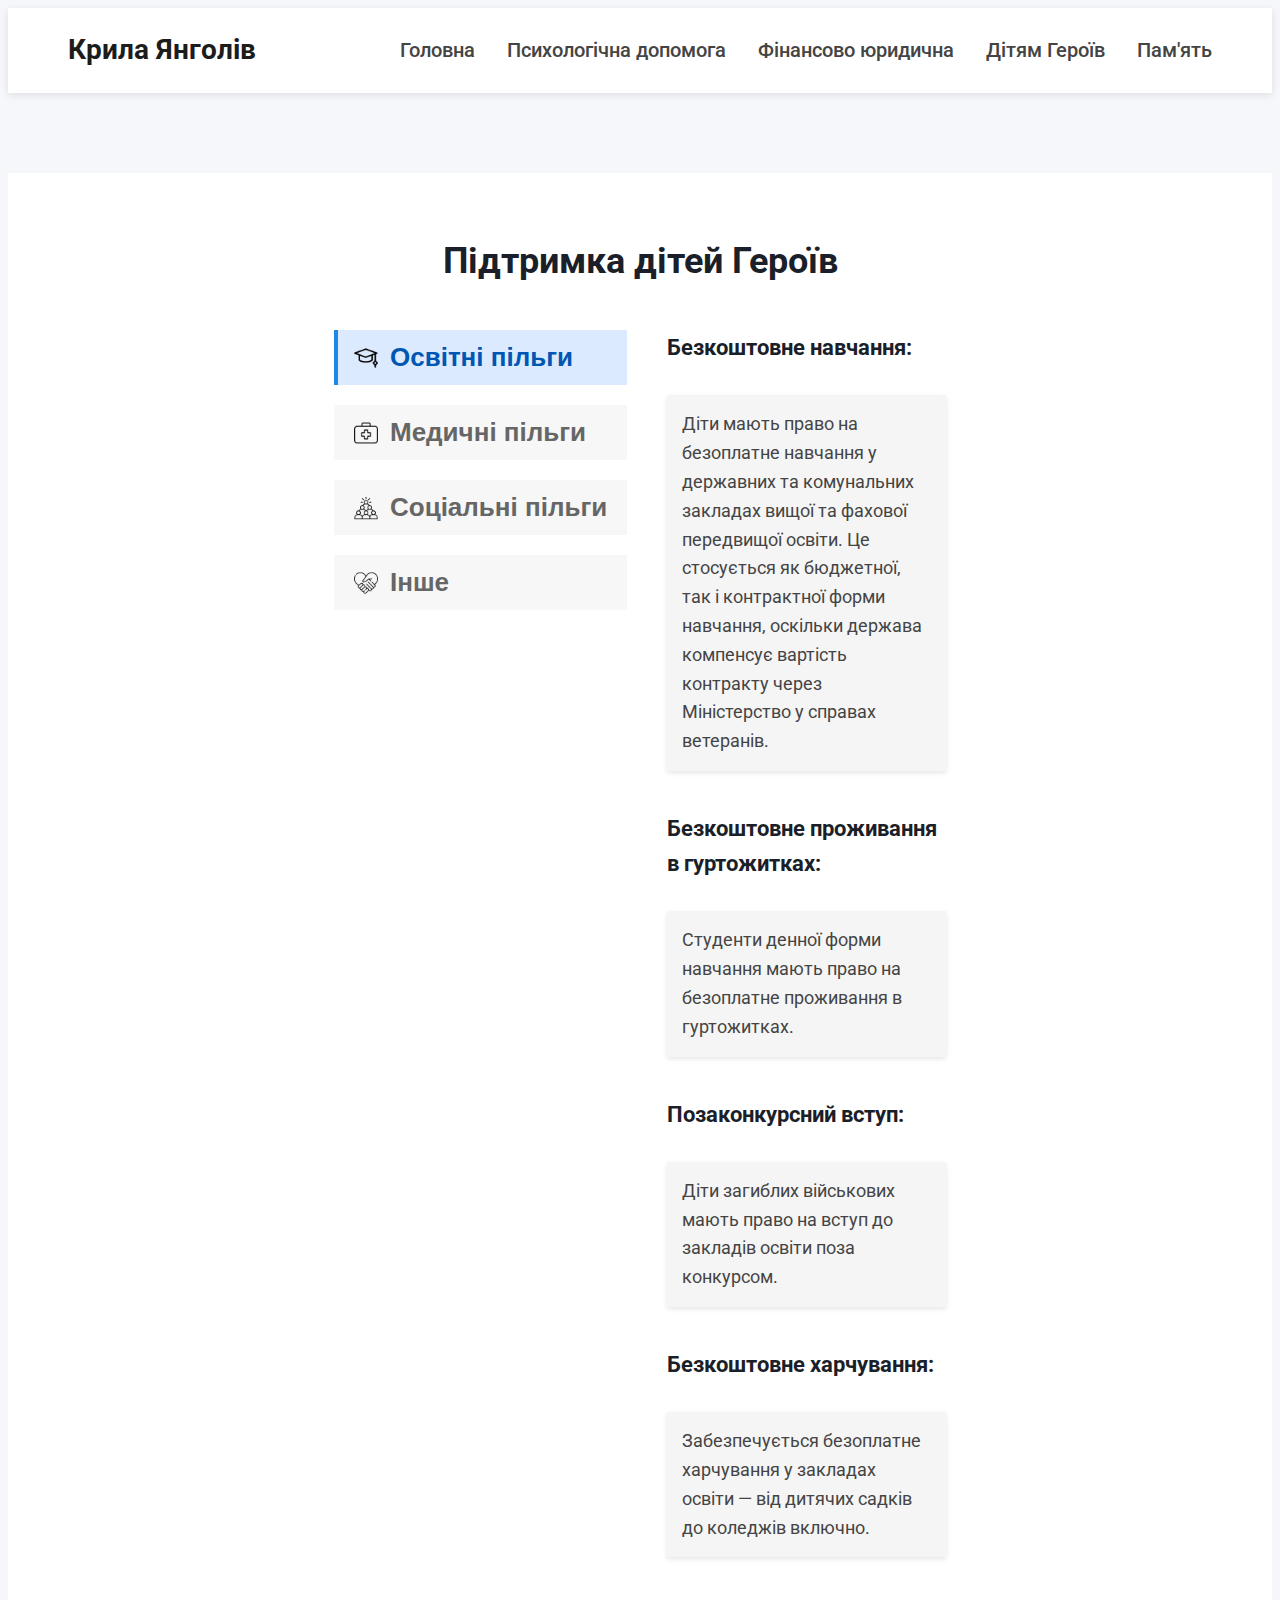
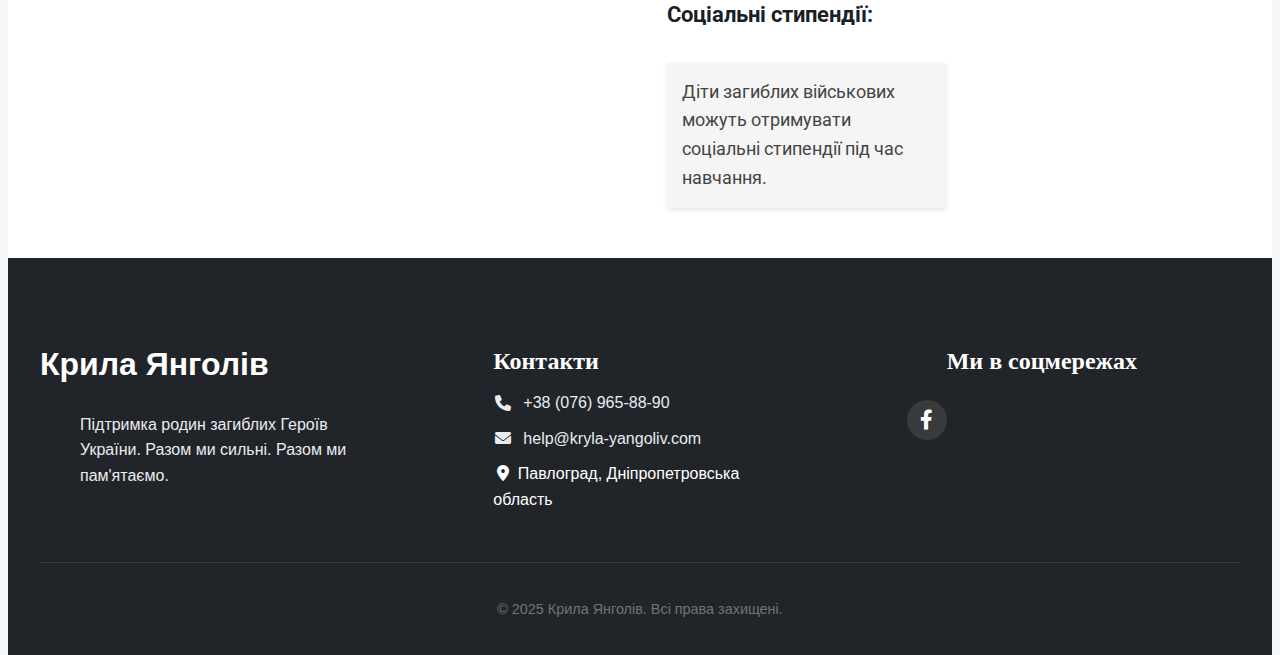
<file: child-support.html>
<!DOCTYPE html>
<html lang="uk">
<head>
    <meta charset="UTF-8">
    <meta name="viewport" content="width=device-width, initial-scale=1.0">
    <title>Підтримка дітей Героїв</title>
    <link href="https://fonts.googleapis.com/css2?family=Roboto:wght@400;500;600;700&display=swap" rel="stylesheet"/>
    <link rel="stylesheet" href="https://cdnjs.cloudflare.com/ajax/libs/font-awesome/6.0.0/css/all.min.css"/>
    <link rel="stylesheet" href="css/styles.css"/>
    <link rel="stylesheet" href="css/children.css"/>
</head>

<body>
    <header class="site-header">
        <div class="logo">Крила Янголів</div>
        <nav class="nav">
          <a href="index.html">Головна</a>
          <a href="psych-help.html">Психологічна допомога</a>
          <a href="helps.html">Фінансово юридична</a>
          <a href="child-support.html">Дітям Героїв</a>
          <a href="memory.html">Пам'ять</a>
        </nav>
      </header>

      <section class="children-support-section">
        <h2>Підтримка дітей Героїв</h2>
        <div class="children-tabs-container">
          
          <!-- Вкладки зліва -->
          <nav class="children-tabs-nav">
            <button class="children-tab-button active" data-tab="child-tab1">Освітні пільги</button>
            <button class="children-tab-button" data-tab="child-tab2">Медичні пільги</button>
            <button class="children-tab-button" data-tab="child-tab3">Соціальні пільги</button>
            <button class="children-tab-button" data-tab="child-tab4">Інше</button>
          </nav>
      
          <!-- Контент справа -->
          <div class="children-tabs-content">
            <!-- Освітні пільги -->
            <div id="child-tab1" class="children-tab-content active">
              <div class="tab-columns">
                <div class="column">
                  <h5>Безкоштовне навчання:</h5>
                  <p>Діти мають право на безоплатне навчання у державних та комунальних закладах вищої та фахової 
                    передвищої освіти. Це стосується як бюджетної, так і контрактної форми навчання, оскільки держава 
                    компенсує вартість контракту через Міністерство у справах ветеранів.</p>
                  <h5>Безкоштовне проживання в гуртожитках:</h5>
                  <p>Студенти денної форми навчання мають право на безоплатне проживання в гуртожитках. </p>
                  <h5>Позаконкурсний вступ:</h5>
                  <p>Діти загиблих військових мають право на вступ до закладів освіти поза конкурсом.</p>
                  <h5>Безкоштовне харчування:</h5>
                  <p>Забезпечується безоплатне харчування у закладах освіти — від дитячих садків до коледжів включно.</p>
                  <h5>Соціальні стипендії:</h5>
                  <p>Діти загиблих військових можуть отримувати соціальні стипендії під час навчання. </p>
                </div>
              </div>
            </div>
      
            <!-- Медичні пільги -->
            <div id="child-tab2" class="children-tab-content">
              <div class="tab-columns">
                <div class="column">
                  <h5>Безкоштовне медичне обслуговування:</h5>
                  <p> Діти мають право на безоплатне отримання ліків за рецептами лікарів. </p>
                  <h5>Оздоровлення та лікування:</h5>
                  <p>Раз на рік — безкоштовне оздоровлення в санаторіях та таборах.</p>
                  <h5>Першочергове обслуговування:</h5>
                  <p>Забезпечується першочергове обслуговування в медичних закладах.</p>
                </div>
              </div>
            </div>
      
            <!-- Соціальні пільги -->
            <div id="child-tab3" class="children-tab-content">
              <div class="tab-columns">
                <div class="column">
                  <h5>Пріоритетне зарахування:</h5>
                  <p>Діти мають пріоритет при зарахуванні до дитячих садків і шкіл за місцем проживання.</p>
                  <h5>Психологічна допомога:</h5>
                  <p>Безкоштовна психологічна допомога для дітей загиблих військових.</p>
                  <h5>Безкоштовний проїзд:</h5>
                  <p>Діти мають право на безоплатний проїзд усіма видами міського пасажирського транспорту, а також на міських і приміських маршрутах.</p>
                </div>
              </div>
            </div>
      
            <!-- Інше -->
            <div id="child-tab4" class="children-tab-content">
              <div class="tab-columns">
                <div class="column">
                  <h5>Програма «Кемп+»</h5>
                  <p>
                    Сімейна програма «Кемп+» від БФ «Голоси дітей».<br>
                    «Кемп+» — це табір для родин загиблих військових. Під час нього відбуваються індивідуальні 
                    та групові заняття з психологами, тілесна терапія, арттерапія, комунікативні тренінги, багато інших 
                    практик і технік зцілення. Сім’ї потрапляють у середовище підтримки: фахівці створюють умови, за яких 
                    можна безпечно проживати емоції, пов’язані з втратами, невизначеністю, страхом за своїх близьких тощо.</p>
                  <h5>Проєкт «Простір РаДіти»</h5>
                  <p>«Простір РаДіти» — це просвітницький і реабілітаційний проєкт, який створила група психотерапевтів, митців, 
                    художників, філософів, музикантів. Простір започатковано як волонтерський проєкт з метою психологічної, фізичної та 
                    емоційної роботи з дітьми, батьки яких творили Революцію гідності та боронять свободу України сьогодні.</p>
                  <h5> Благодійний фонд «Діти Героїв»</h5>
                  <p>БФ «Діти Героїв» допомагає дітям, які втратили одного чи обох батьків унаслідок повномасштабного 
                    вторгнення РФ. Фонд надає фінансову та юридичну підтримку, сприяє освіті та розвитку дітей до їхнього 
                    повноліття. Також надає психологічну допомогу.</p>
                </div>
              </div>
            </div>
      
          </div>
        </div>
      </section>
      


      <footer class="footer">
        <div class="container">
            <div class="footer-content">
                <div class="footer-info">
                    <h1>Крила Янголів</h1>
                    <p>Підтримка родин загиблих Героїв України. Разом ми сильні. Разом ми пам'ятаємо.</p>
                </div>
                <div class="footer-contacts">
                    <h3>Контакти</h3>
                    <ul>
                        <li><a href="tel:+380769658890"><i class="fas fa-phone"></i> +38 (076) 965-88-90</a></li>
                        <li><a href="mailto:help@kryla-yangoliv.com"><i class="fas fa-envelope"></i> help@kryla-yangoliv.com</a></li>
                        <li><i class="fas fa-map-marker-alt"></i> Павлоград, Дніпропетровська область</li>
                    </ul>
                </div>
                <div class="footer-social">
                    <h3>Ми в соцмережах</h3>
                    <div class="social-links">
                        <a href="#" target="_blank" aria-label="Facebook"><i class="fab fa-facebook-f"></i></a>
                    </div>
                </div>
            </div>
            <div class="footer-bottom">
                <p>&copy; 2025 Крила Янголів. Всі права захищені.</p>
            </div>
        </div>
      </footer>


      <script src="js/script.js"></script>
</body>
</html>
</file>
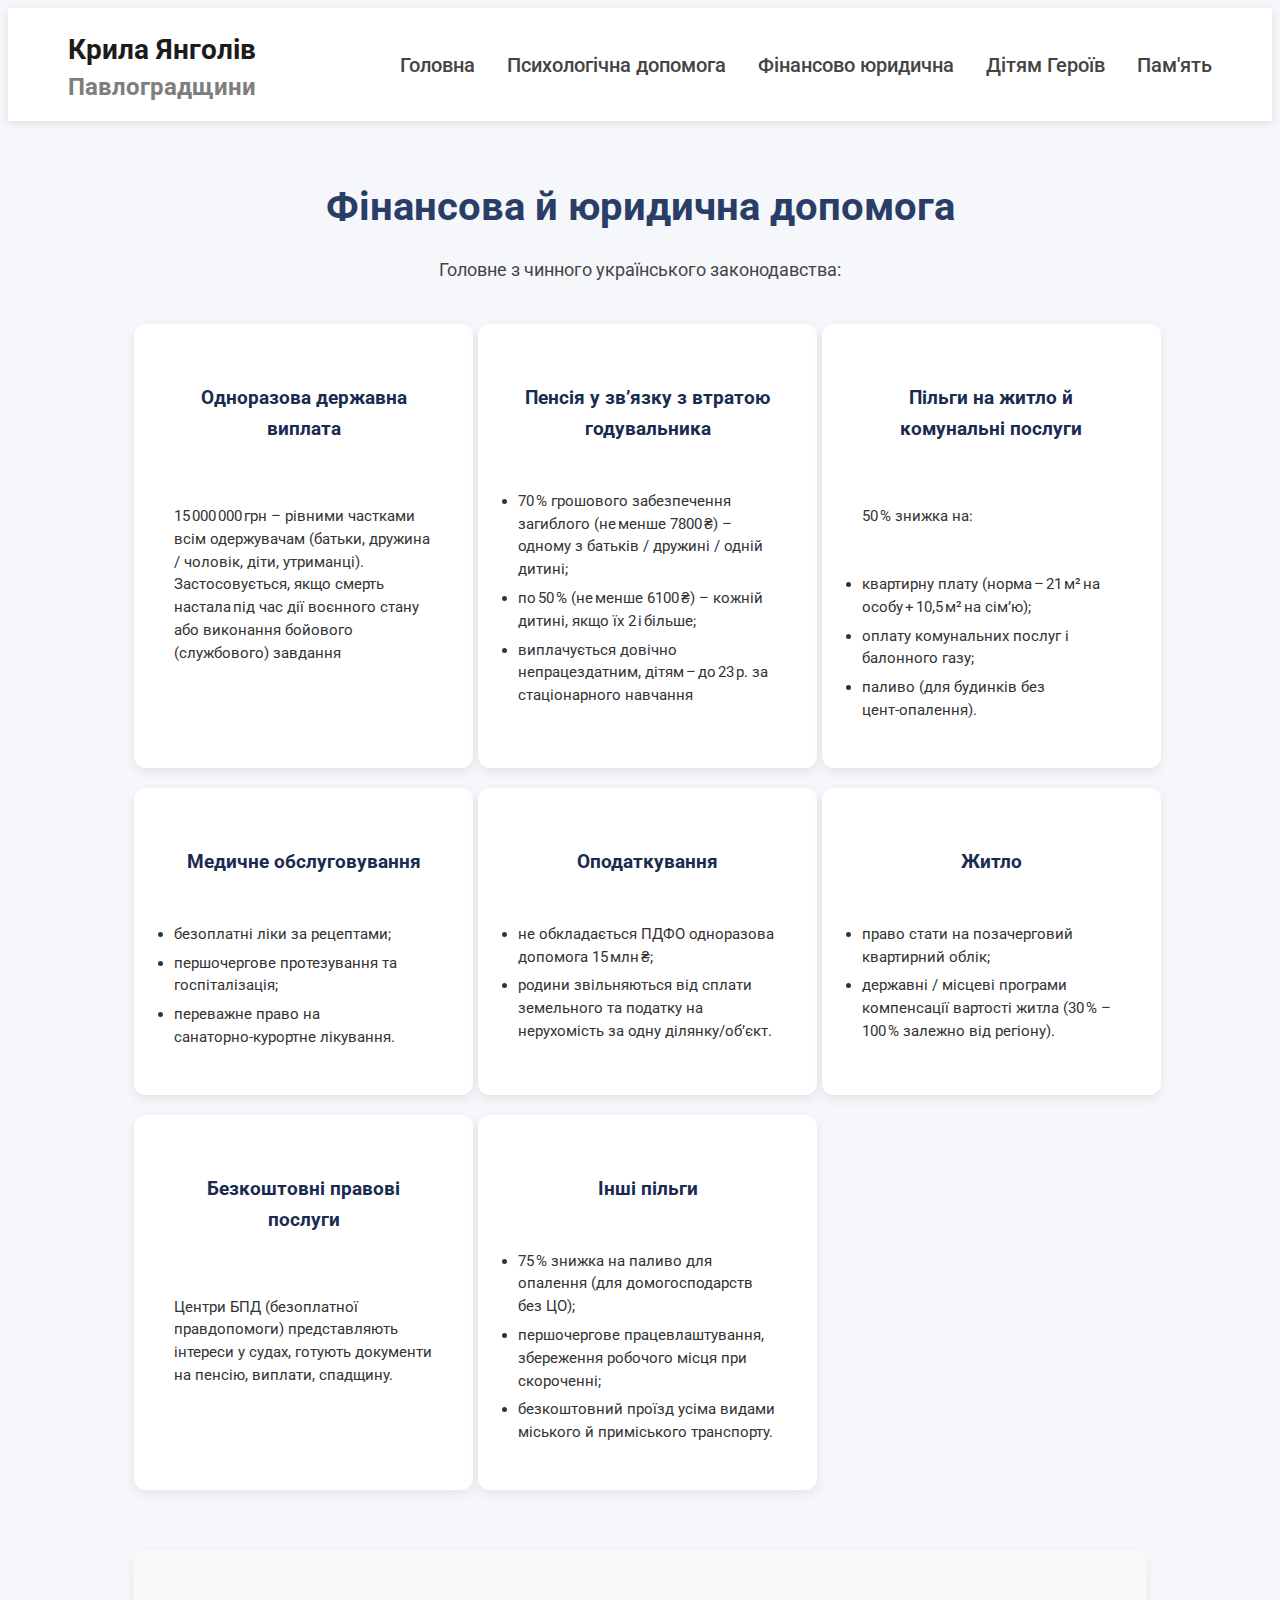
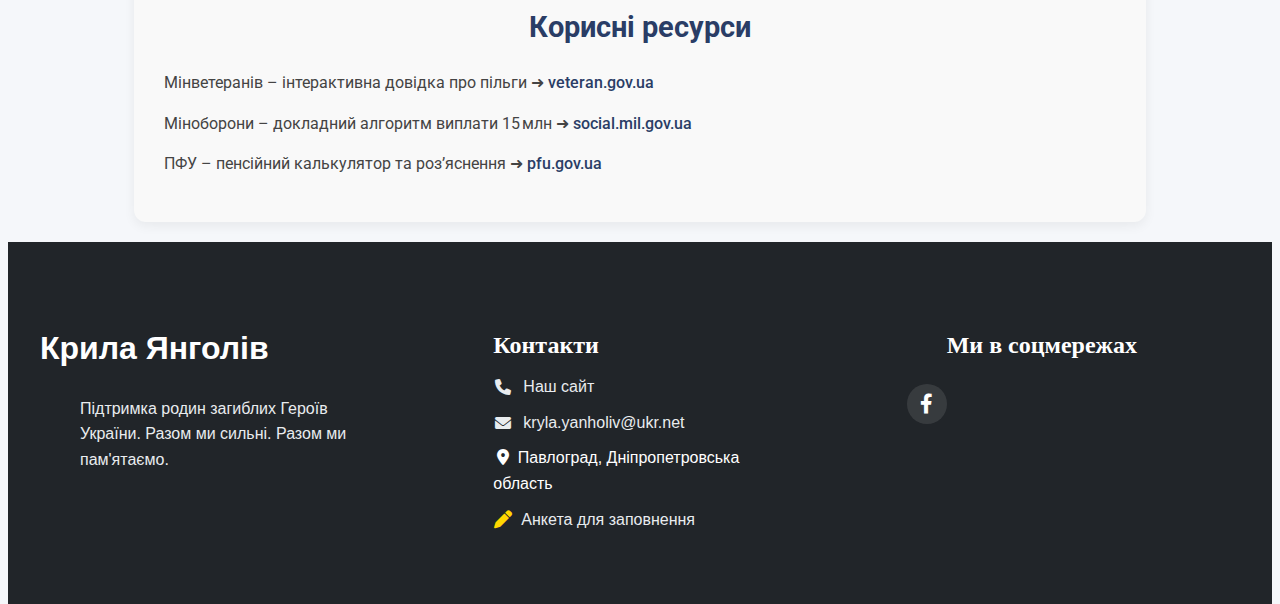
<file: helps.html>
<!DOCTYPE html>
<html lang="uk">
<head>
  <meta charset="UTF-8" />
  <meta name="viewport" content="width=device-width, initial-scale=1.0" />
  <link href="https://fonts.googleapis.com/css2?family=Roboto:wght@400;500;600;700&display=swap" rel="stylesheet" />
  <link rel="stylesheet" href="https://cdnjs.cloudflare.com/ajax/libs/font-awesome/6.0.0/css/all.min.css"/>
  <link rel="stylesheet" href="css/styles.css"/>
  <link rel="stylesheet" href="css/mobile.css" media="only screen and (max-width: 768px)"/>
  <link rel="stylesheet" href="css/help.css"/>
  <title>Фінансова й юридична допомога</title>
</head>
  <style>
.logo p {
  font-size: 0.85em;
  margin: 0;         
  line-height: 1.2;  
  color: rgb(126, 126, 126);
}
</style>
<body>
  <div class="page-wrapper">
    <main>
      <header class="site-header">
        <div class="logo">Крила Янголів <p>Павлоградщини</p></div>
        <nav class="nav">
          <a href="index.html">Головна</a>
          <a href="psych-help.html">Психологічна допомога</a>
          <a href="helps.html">Фінансово юридична</a>
          <a href="child-support.html">Дітям Героїв</a>
          <a href="memory.html">Пам'ять</a>
        </nav>
        <div class="burger" id="burger">
          <span></span>
          <span></span>
          <span></span>
        </div>
      </header>

      <div class="container">
        <h2 class="help-title">Фінансова й юридична допомога</h2>
        <p class="help-subtitle">Головне з чинного українського законодавства:</p>
      
        <div class="cards-grid">
          <div class="card">
            <h3>Одноразова державна виплата</h3>
            <p>15 000 000 грн – рівними частками всім одержувачам 
              (батьки, дружина / чоловік, діти, утриманці). Застосовується, якщо смерть 
              настала під час дії воєнного стану або виконання бойового (службового) завдання</p>
          </div>
          <div class="card">
            <h3>Пенсія у зв’язку з втратою годувальника</h3>
            <ul>
              <li>70 % грошового забезпечення загиблого (не менше 7800 ₴) – одному з батьків / дружині / одній дитині;</li>
              <li>по 50 % (не менше 6100 ₴) – кожній дитині, якщо їх 2 і більше;</li>
              <li>виплачується довічно непрацездатним, дітям – до 23 р. за стаціонарного навчання</li>
            </ul>
          </div>
          <div class="card">
            <h3>Пільги на житло й комунальні послуги</h3>
            <p>50 % знижка на:</p>
            <ul>
              <li>квартирну плату (норма – 21 м² на особу + 10,5 м² на сімʼю);</li>
              <li>оплату комунальних послуг і балонного газу;</li>
              <li>паливо (для будинків без цент‑опалення).</li>
            </ul>
            
          </div>
          <div class="card">
            <h3>Медичне обслуговування</h3>
            <ul>
              <li>безоплатні ліки за рецептами;</li>
              <li>першочергове протезування та госпіталізація;</li>
              <li>переважне право на санаторно‑курортне лікування.</li>
            </ul>
          </div>
          <div class="card">
            <h3>Оподаткування</h3>
            <ul>
              <li>не обкладається ПДФО одноразова допомога 15 млн ₴;</li>
              <li>родини звільняються від сплати земельного та податку на нерухомість за одну ділянку/об’єкт.</li>
            </ul>
          </div>
          <div class="card">
            <h3>Житло</h3>
            <ul>
              <li>право стати на позачерговий квартирний облік;</li>
              <li>державні / місцеві програми компенсації вартості житла (30 % – 100 % залежно від регіону).</li>
            </ul>

          </div>
          <div class="card">
            <h3>Безкоштовні правові послуги</h3>
            <p>Центри БПД (безоплатної правдопомоги) представляють інтереси у судах, готують документи на пенсію, виплати, спадщину.</p>
          </div>
          <div class="card">
            <h3>Інші пільги</h3>
            <ul>
              <li>75 % знижка на паливо для опалення (для домогосподарств без ЦО);</li>
              <li>першочергове працевлаштування, збереження робочого місця при скороченні;</li>
              <li>безкоштовний проїзд усіма видами міського й приміського транспорту.</li>
            </ul>

          </div>
        </div>
      
        <div id="useful-resources">
          <h2>Корисні ресурси</h2>
          <ul>
            <li>Мінветеранів – інтерактивна довідка про пільги ➜ 
              <a href="https://veteran.gov.ua" target="_blank" rel="noopener noreferrer">veteran.gov.ua</a>
            </li>
            <li>Міноборони – докладний алгоритм виплати 15 млн ➜ 
              <a href="https://social.mil.gov.ua" target="_blank" rel="noopener noreferrer">social.mil.gov.ua</a>
            </li>
            <li>ПФУ – пенсійний калькулятор та розʼяснення ➜ 
              <a href="https://pfu.gov.ua" target="_blank" rel="noopener noreferrer">pfu.gov.ua</a>
            </li>
          </ul>
        </div>
      </div>
      
      <div id="footer-placeholder"></div>
      <script>
        fetch('footer.html')
          .then(res => res.text())
          .then(data => {
            document.getElementById('footer-placeholder').innerHTML = data;
          });
      </script>      

      <script src="js/script.js"></script>
</body>
</html>
</file>
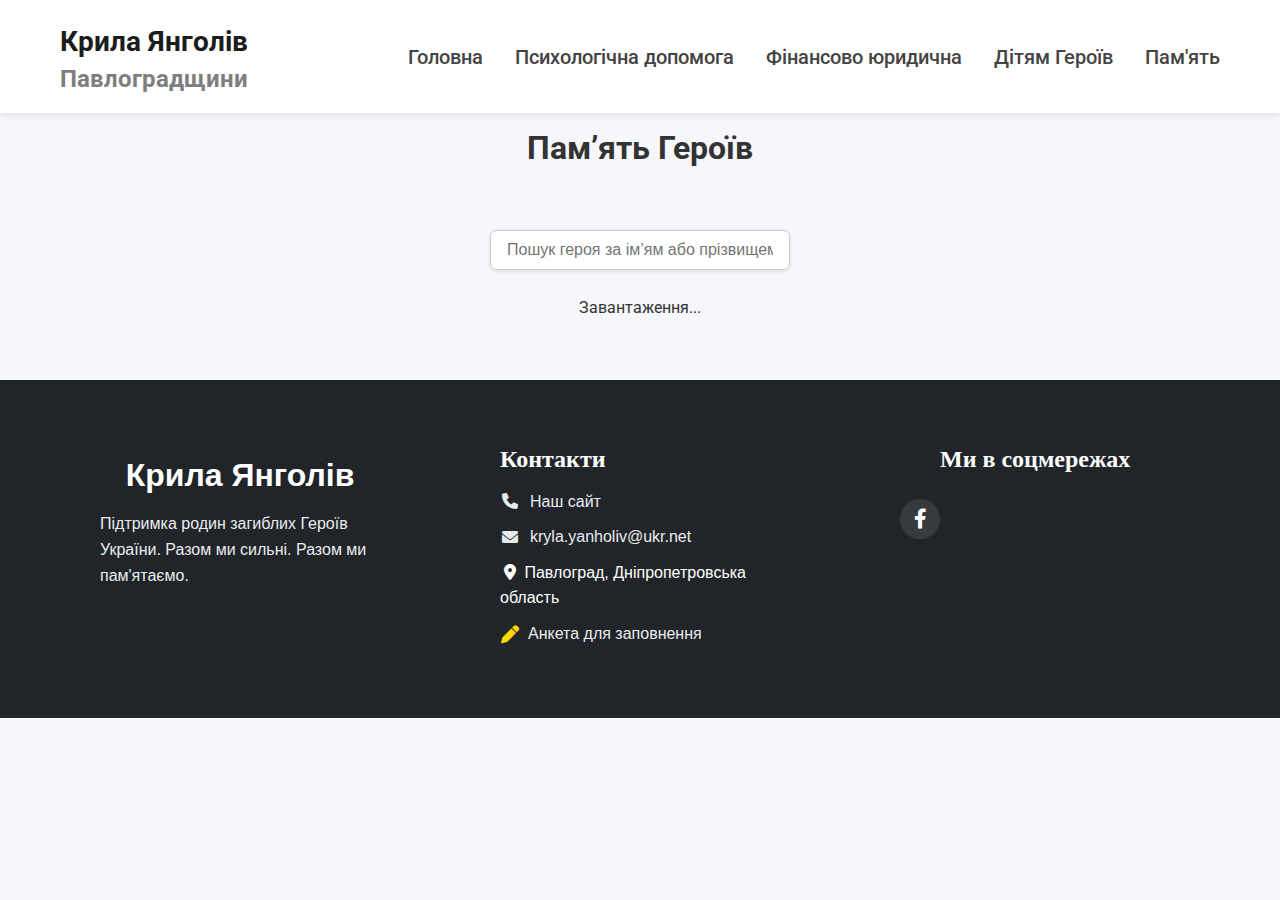
<file: memory.html>
<!DOCTYPE html>
<html lang="uk">
<head>
  <meta charset="UTF-8" />
  <meta name="viewport" content="width=device-width, initial-scale=1.0" />
  <link href="https://fonts.googleapis.com/css2?family=Roboto:wght@400;500;600;700&display=swap" rel="stylesheet" />
  <link rel="stylesheet" href="https://cdnjs.cloudflare.com/ajax/libs/font-awesome/6.0.0/css/all.min.css" />
  <link rel="stylesheet" href="css/styles.css" />
  <link rel="stylesheet" href="css/mobile.css" media="only screen and (max-width: 768px)"/>
  <link rel="stylesheet" href="css/memory.css" />
  <title>Крила Янгола</title>
</head>
  <style>
.logo p {
  font-size: 0.85em;
  margin: 0;         
  line-height: 1.2;  
  color: rgb(126, 126, 126);
}
</style>
<body>
  <div class="page-wrapper">

    <main>
      <header class="site-header">
        <div class="logo">Крила Янголів <p>Павлоградщини</p></div>
        <nav class="nav">
          <a href="index.html">Головна</a>
          <a href="psych-help.html">Психологічна допомога</a>
          <a href="helps.html">Фінансово юридична</a>
          <a href="child-support.html">Дітям Героїв</a>
          <a href="memory.html">Пам'ять</a>
        </nav>
        <div class="burger" id="burger">
          <span></span>
          <span></span>
          <span></span>
        </div>
      </header>

      <h1>Памʼять Героїв</h1>

      <div class="search-container"> 
        <input
          type="text"
          id="searchInput"
          placeholder="Пошук героя за ім’ям або прізвищем..."
          class="search-input"
        />
      </div>

      
      <div id="heroes" class="hero-grid">Завантаження...</div>
    </main>

    <div id="footer-placeholder"></div>
    <script>
      fetch('footer.html')
        .then(res => res.text())
        .then(data => {
          document.getElementById('footer-placeholder').innerHTML = data;
        });
    </script>
    
    
    <script src="js/script.js"></script>

  <script src="js/memory.js"></script>
</body>
</html>
</file>
<file: css/styles.css>
html, body {
  height: 100%;
}

body {
  font-family: "Roboto", sans-serif;
  background: #f5f7fa;
  color: #333;
  line-height: 1.6;
}
 
/* Основний хедер */
.site-header {
  display: flex;
  justify-content: space-between;
  align-items: center;
  padding: 20px 60px;
  background-color: #ffffff;
  box-shadow: 0 2px 8px rgba(0,0,0,0.1);
  position: sticky;
  top: 0;
  z-index: 1000;
  position: relative;
}

.logo {
  font-weight: 700;
  font-size: 28px;
  color: #1c1c1c;
}

.nav {
  display: flex;
  align-items: center;
  transition: all 0.3s ease;
}

.nav a {
  text-decoration: none;
  color: #444;
  font-weight: 500;
  margin-left: 32px;
  font-size: 20px;
  transition: color 0.3s ease;
}

.nav a:hover {
  color: #0056b3;
}

/* Схований бургер на десктопі */
.burger {
  display: none;
}

/* ======= Адаптація меню ======= */
@media (max-width: 768px) {
  
  .burger {
    position: absolute;
    top: 26px;
    right: 30px;
    width: 24px;
    height: 18px;
    display: flex;
    flex-direction: column;
    justify-content: space-between;
    cursor: pointer;
    z-index: 1001;
  }

  .burger span {
    height: 3px;
    background: #333;
    border-radius: 2px;
    display: block;
  }

  .nav {
    display: none;
    position: absolute;
    top: 100%;
    right: 0;
    background-color: #fff;
    flex-direction: column;
    width: 100%;
    box-shadow: 0 2px 8px rgba(0,0,0,0.1);
  }

  .nav.active {
    display: flex;
  }

  .nav a {
    margin: 16px 0;
    font-size: 18px;
    text-align: center;
  }
}



/* про сайт */
.about-section {
  max-width: 100%;
  margin: 0 auto;
  padding: 20px;
}

.card {
  display: flex;
  width: 80%; /* або інша чітка ширина */
  margin: 0 auto; /* центрування */
  gap: 30px;
  align-items: flex-start;
  background: #fff;
  padding: 30px;
  border-radius: 10px;
  box-shadow: 0 2px 15px rgba(0, 0, 0, 0.15);
}

.card h2 {
  text-align: center;
  width: 100%;
  margin-bottom: 20px;
  font-size: 24px;
  color: #333;
}

.card img {
  width: 320px;
  height: 400px;
  object-fit: cover;
  border-radius: 8px;
}

.card-content {
  flex: 1;
}


/* About Section з однотонним темним фоном */
.about-section {
  background-color: #b0aead;
  min-height: 400px; /* або будь-яка інша висота */
  padding: 40px 20px;
  color: #f1f3f6;
  text-align: center;
}


.about-section h2 {
  color: #1b1f29;
    font-size: 42px;
    font-weight: 700;
    margin-bottom: 24px;
}

.about-section p {
  text-align: justify;
  color: #555555;
  font-size: 20px;
  max-width: 90%;
  margin: 40px auto;
  line-height: 1.8;
  font-weight: 400;
  text-indent: 2em; /* відступ першого рядка */
}



/* Основний футер */
.footer {
  background-color: #212529;
  color: white;
  padding: 60px 0 20px;
  font-family: 'Montserrat', sans-serif;
}

.footer .container {
  max-width: 1200px;
  margin: 0 auto;
  padding: 0 20px;
}

.footer-content {
  display: grid;
  grid-template-columns: repeat(auto-fit, minmax(250px, 1fr));
  gap: 40px;
  margin-bottom: 40px;
}

.footer h3 {
  color: white;
  margin-bottom: 10px;
  padding: 0 0 0 40px;
  font-size: 1.5rem;
  font-family: 'Playfair Display', serif;
}

.footer-info p {
  color: #e9ecef;
  line-height: 1.6;
  padding: 0 40px;
}

.footer-contacts ul {
  list-style: none;
  padding: 0 40px;
  margin: 0;
}

.footer-contacts li {
  margin-bottom: 10px;
}

.footer-contacts a {
  color: #e9ecef;
  display: flex;
  align-items: center;
  gap: 10px;
  text-decoration: none;
  transition: color 0.3s ease;
}

.footer-contacts a:hover {
  color: #ffd700;
}

.footer-contacts i {
  width: 20px;
  text-align: center;
}

/* Блок соцмереж */
.footer-social {
  display: flex;
  flex-direction: column; /* ✅ Вертикальне розташування */
  align-items: flex-start;
  gap: 10px;
  padding: 0 40px;
}

.social-links {
  display: flex;
  gap: 10px;
  margin: 0;
}

.social-links a {
  display: inline-flex;
  align-items: center;
  justify-content: center;
  width: 40px;
  height: 40px;
  background-color: rgba(255, 255, 255, 0.1);
  border-radius: 50%;
  color: white;
  transition: all 0.3s ease;
  text-decoration: none;
  font-size: 20px;
}

.social-links a:hover {
  background-color: #0057b7;
  transform: translateY(-3px);
}

/* Посилання на анкету */
.footer-form-link {
  margin-top: 10px;
}

.footer-form-link .form-link {
  display: inline-flex;
  align-items: center;
  gap: 8px;
  color: #e9ecef;
  text-decoration: none;
  font-weight: 500;
  transition: color 0.3s ease, transform 0.2s ease;
}

.footer-form-link .form-link i {
  color: #ffd700;
  font-size: 18px;
}

.footer-form-link .form-link:hover {
  color: #ffd700;
  transform: translateX(4px);
}

/* Нижня частина футера */
.footer-bottom {
  text-align: center;
  padding-top: 20px;
  border-top: 1px solid rgba(255, 255, 255, 0.1);
  color: #6c757d;
  font-size: 0.9rem;
}





/* ======== ПОШУК ======== */
.search-container {
  text-align: center;
  margin: 40px 0 20px;
}

.search-input {
  padding: 10px 16px;
  font-size: 16px;
  width: 300px;
  border: 1px solid #ccc;
  border-radius: 6px;
  margin: 5px;
  box-shadow: 0 1px 4px rgba(0, 0, 0, 0.1);
  outline: none;
  transition: box-shadow 0.2s ease;
}

.search-input:focus {
  box-shadow: 0 0 6px rgba(0, 128, 255, 0.4);

}
</file>
<file: css/children.css>
/* Базове оформлення секції */
.children-support-section {
  background-color: #fff;
  padding: 30px 20px;
  margin-top: 80px;
  text-align: center;
  font-family: "Roboto", sans-serif;
}

.children-support-section h2 {
  font-size: 36px;
  font-weight: 700;
  margin-bottom: 40px;
  color: #1b1f29;
}

/* Контейнер з табами */
.children-tabs-container {
  display: flex;
  justify-content: center;
  align-items: flex-start;
  gap: 40px;
  max-width: 50%;
  margin: 0 auto;
  text-align: left;
}

/* Ліва колонка з кнопками табів */
.children-tabs-nav {
  display: flex;
  flex-direction: column;
  gap: 20px;
  min-width: 30%;
}

.children-tab-button {
  background-color: #f7f7f7;
  border: none;
  border-left: 4px solid transparent;
  padding: 12px 20px 12px 52px;
  font-size: 26px;
  font-weight: 600;
  color: #666;
  cursor: pointer;
  text-align: left;
  background-repeat: no-repeat;
  background-position: 16px center;
  background-size: 24px 24px;
  transition: all 0.3s ease;
}

.children-tab-button:hover {
  background-color: #e0e0e0;
}

.children-tab-button.active {
  background-color: #dbeaff;
  border-left: 4px solid #1e88e5;
  color: #0056b3;
  font-weight: 700;
}

/* Контент праворуч */
.children-tabs-content {
  flex: 1;
}

.children-tab-content {
  display: none;
}

.children-tab-content.active {
  display: block;
}

/* Колонки контенту */
.tab-columns,
.column {
  display: flex;
  flex-direction: column;
  gap: 20px;
}

/* Заголовки всередині контенту */
.children-tab-content h5 {
  margin: 0 0 10px;
  font-size: 22px;
  font-weight: 700;
  color: #1b1f29;
}

/* Тексти параграфів */
.children-tab-content p {
  margin: 0 0 20px;
  font-size: 18px;
  background-color: #f5f5f5;
  padding: 15px;
  box-shadow: 0 2px 5px rgba(0, 0, 0, 0.1);
  line-height: 1.6;
  color: #444;
}

/* Іконки для вкладок */
.children-tab-button:nth-child(1) {
  background-image: url('../images/edu.png');
}
.children-tab-button:nth-child(2) {
  background-image: url('../images/med.png');
}
.children-tab-button:nth-child(3) {
  background-image: url('../images/society.png');
}
.children-tab-button:nth-child(4) {
  background-image: url('../images/help.png');
}

/* Адаптація для мобільних */
@media (max-width: 768px) {
  .children-tabs-container {
    flex-direction: column;
    max-width: 90%;
  }

  .children-tabs-nav {
    flex-direction: row;
    flex-wrap: wrap;
    justify-content: center;
    min-width: 100%;
  }

  .children-tab-button {
    flex: 1 1 45%;
    font-size: 20px;
    padding: 12px 16px 12px 48px;
  }
}
</file>
<file: css/mobile.css>
.burger {
    display: none; /* за замовчуванням ховаємо */
    position: absolute;
    top: 16px;
    right: 16px;
    width: 30px;
    height: 22px;
    flex-direction: column;
    justify-content: space-between;
    cursor: pointer;
    z-index: 1001;
    display: flex; /* flex для смужок */
  }
  
  .burger span {
    display: block;
    height: 4px;
    width: 100%;
    background: #333;
    border-radius: 2px;
  }
  /* Мобільна версія: показуємо бургер */
  @media (max-width: 768px) {
    .burger {
      display: flex;
    }
  }
  
  /* На десктопі ховаємо бургер */
  @media (min-width: 769px) {
    .burger {
      display: none;
    }
  }
  
 /* психологічна підтримка */
  @media (max-width: 768px) {
    .tabs-buttons {
      flex-direction: column;
      align-items: stretch;
      gap: 12px;
      padding: 0 16px;
      width: 100%;
      overflow: visible;
    }
  
    .tab-button {
      display: flex;
      justify-content: flex-start; /* вирівнює текст вліво */
      align-items: center;
      text-align: left;            /* текст також всередині кнопки ліворуч */
      padding: 14px 16px 14px 44px;
      font-size: 16px;
      background-position: 12px center;
      background-size: 24px 24px;
      border-radius: 10px;
      border: 1px solid #ccc;
      width: 100%;
      white-space: normal;
      gap: 12px;
    }
  
    .tab-button.active {
      border-color: #0056b3;
      background-color: #e8f0ff;
      color: #0056b3;
    }
  }
  

/* дітям загиблих */
@media (max-width: 768px) {
    .children-tabs-container {
      flex-direction: column;
      max-width: 90%;
    }
  
    .children-tabs-nav {
      flex-direction: row;
      flex-wrap: wrap;
      justify-content: center;
      min-width: 100%;
    }
  
    .children-tab-button {
      flex: 1 1 45%;
      font-size: 20px;
      padding: 12px 16px 12px 48px;
    }
  }
  
  @media (max-width: 768px) {
    .hero-buttons {
      display: flex;
      flex-direction: column;     /* вертикальне розміщення */
      align-items: center;
      gap: 12px;
      padding: 0 20px;
      overflow-x: unset;
    }
  
    .hero-buttons a {
      width: 100%;                 /* ширина всіх кнопок */
      max-width: 320px;            /* обмеження щоб не були завеликі */
    }
  
    .hero-buttons button {
      width: 100%;
      font-size: 16px;
      padding: 12px 20px;
      border-radius: 28px;
      white-space: normal;         /* дозволити перенесення тексту */
      word-wrap: break-word;       /* переносити довгі слова */
      line-height: 1.4;
    }
  }
  

/* буклет головна */
@media (max-width: 768px) {
  .three-columns-container {
    flex-direction: column;
    gap: 40px; /* більший відступ між секціями */
    padding: 0 10px;
  }

  .three-column {
    width: 100%;
  }

  .image-row {
    flex-direction: column;
    gap: 10px;
  }

  .image-row img {
    width: 100% !important;
    max-width: 100% !important;
  }

  .three-column img {
    width: 100% !important;
    max-width: 100% !important;
    height: auto;
  }

  .three-column p {
    font-size: 14px;
    line-height: 1.5;
    margin-bottom: 10px;
  }

  .three-column strong {
    display: block;
    font-size: 15px;
  }

  body {
    overflow-x: hidden; /* гарантія — заборона горизонтального скролу */
  }
}
  
  
   /* На десктопі: зображення праворуч */
   @media (min-width: 768px) {
    .tabs-content.active {
    flex-direction: row-reverse;
    align-items: flex-start;
    }
    
    .tabs-content img {
    width: 50%;
    max-width: 500px;
    }
    
    .text-block {
    width: 50%;
    padding: 0 16px;
    }
    }

     /* 🔹 Мобільна адаптація */
  @media (max-width: 768px) {
    .tabs-content {
    flex-direction: column;
    }
    
    .tabs-content img {
    width: 100%;
    }
    
    .text-block {
    text-align: left;
    padding: 0 12px;
    }
    
    .support-card {
    padding: 40px 20px;
    }
    
    .support-card h3 {
    font-size: 24px;
    }
    
    .support-card p {
    font-size: 16px;
    }
    
    .support-image img {
    width: 80%;
    margin-top: 20px;
    }
    }

    /* ========== Адаптація для мобільних ========== */
@media (max-width: 768px) {
    .footer {
      padding: 40px 0 20px;
    }
  
    .footer-content {
      grid-template-columns: 1fr;
      gap: 30px;
    }
  
    .footer h1,
    .footer h3 {
      font-size: 1.3rem;
      padding: 0;
      margin: 0 0 0 40px;
    }
  
    .footer-info p {
      font-size: 0.95rem;
    }
  
    /* Вирівнюємо контакти по лівому краю */
    .footer-contacts {
      text-align: left;
      margin: 0 0 0 40px;
    }
  
    .footer-contacts ul {
      padding: 0;
    }
  
    .footer-contacts a {
      display: flex;
      align-items: center;
      gap: 8px;
      font-size: 0.95rem;
      text-decoration: none;
    }
  
    .footer-contacts li {
      margin-bottom: 10px;
    }
  
    /* "Ми в соцмережах" і іконка — в один ряд */
    .footer-social h3 {
      margin: 0;
    }
    .footer-social {
      padding: 0 40px;
    }
    
    .footer-social .social-title {
      display: flex;
      align-items: center;
      gap: 10px;
      font-size: 1rem;
      color: white;
    }
  
    
    .footer-social .social-title a {
      width: 36px;
      height: 36px;
      font-size: 18px;
      background-color: rgba(255, 255, 255, 0.1);
      border-radius: 50%;
      color: white;
      display: inline-flex;
      justify-content: center;
      align-items: center;
      text-decoration: none;
      transition: all 0.3s ease;
    }
    
    .footer-social .social-title a:hover {
      background-color: #0057b7;
      transform: translateY(-2px);
    }
  }

  @media (max-width: 768px) {
    .about-section {
      padding: 30px 15px;
    }
  
    .about-section .card {
      flex-direction: column;
      align-items: center;
      text-align: center;
      gap: 20px;
    }
  
    .about-section img {
      max-width: 90%;
    }
  
    .card-content {
      text-align: justify;
      padding: 0 10px;
    }
  
    .about-section h2 {
      font-size: 28px;
      margin-bottom: 16px;
    }
  
    .about-section p {
      font-size: 16px;
      margin: 20px auto 0;
      line-height: 1.6;
      text-indent: 1.5em;
    }
  }
  
   /* фінансова і юридична */
   @media only screen and (max-width: 768px) {
    .container {
      max-width: 95%;
      padding: 15px 10px;
    }
  
    .cards-grid {
      display: flex !important;  /* Вже не grid, а флекс-колонка */
      flex-direction: column;
      gap: 20px;
    }
  
    .card {
      padding: 25px 20px;
      border-radius: 10px;
      box-shadow: 0 2px 8px rgba(0,0,0,0.1);
      text-align: left;
      align-items: flex-start;
    }
  
    .card h3 {
      font-size: 1.4rem;
      margin-bottom: 12px;
    }
  
    .card p,
    .card ul li {
      font-size: 1rem;
      line-height: 1.4;
    }
  }
  @media only screen and (max-width: 768px) {
    #useful-resources {
      width: 95% !important;
      max-width: 100%;
      margin: 30px auto 0 auto; /* центрування і відступ зверху */
      padding: 20px 15px; /* додаткові внутрішні відступи */
      box-sizing: border-box;
    }
  }
</file>
<file: css/help.css>
.container {
  max-width: 80%;
  margin: 0 auto;
  padding: 20px;
}

.help-title {
  text-align: center;
  font-size: 2.5rem;
  color: #2a3d66;
  margin-bottom: 10px;
}

.help-subtitle {
  text-align: center;
  font-size: 1.1rem;
  color: #444;
  margin-bottom: 40px;
}

.cards-grid {
  display: grid;
  grid-template-columns: repeat(3, 1fr);
  gap: 20px;
}

.card {
  background-color: #fff;
  padding: 40px;
  border-radius: 12px;
  box-shadow: 0 4px 12px rgba(0, 0, 0, 0.08);
  transition: transform 0.2s ease;
  display: flex;
  flex-direction: column;
  align-items: center;
  text-align: center;
}

.card:hover {
  transform: translateY(-5px);
}

.card h3 {
  font-size: 1.2rem;
  color: #1a2b50;
  margin-bottom: 15px;
  width: 100%;
}

.card ul {
  padding-left: 0;
  margin: 0;
  text-align: left;
  width: 100%;
}

.card ul li {
  font-size: 0.95rem;
  color: #333;
  line-height: 1.5;
  margin-bottom: 6px;

}

.card p {
  font-size: 0.95rem;
  color: #333;
  line-height: 1.5;
  text-align: left;
  width: 100%;
}

#useful-resources {
  margin-top: 60px;
  background-color: #f9f9f9;
  padding: 30px;
  border-radius: 12px;
  text-align: left;
  box-shadow: 0 4px 12px rgba(0, 0, 0, 0.06);
}

#useful-resources h2 {
  font-size: 1.8rem;
  color: #2a3d66;
  margin-bottom: 20px;
  text-align: center;
}

#useful-resources ul {
  padding-left: 0;
  margin: 0;
}

#useful-resources ul li {
  font-size: 1rem;
  color: #444;
  line-height: 1.6;
  margin-bottom: 15px;
  list-style-type: none;
}

#useful-resources ul li a {
  color: #2a3d66;
  text-decoration: none;
  font-weight: 500;
}

#useful-resources ul li a:hover {
  text-decoration: underline;
}
</file>
<file: css/memory.css>
h1 {
    text-align: center;
    padding: 10px;
  }
  .hero-card {
    border: 1px solid #ccc;
    background: white;
    border-radius: 8px;
    padding: 10px;
    margin: 10px;
    width: 250px;
    box-shadow: 0 2px 6px rgba(0,0,0,0.1);
  }
  .hero-grid {
    display: flex;
    flex-wrap: wrap;
    justify-content: center;
  }
  .hero-card img {
    width: 100%;
    border-radius: 6px;
  }

  .card-grid {
    margin-bottom: 40px;
    display: flex;
    flex-wrap: wrap; /* Дозволяємо перенос */
    gap: 16px;
    justify-content: flex-start; /* Вирівнюємо картки по лівому краю */
    max-width: 100%;
    padding: 0 20px;
    box-sizing: border-box;
}

.card {
flex: 0 0 calc((100% - 16px * 5) / 6); /* Фіксована ширина для 6 карток в рядку */
max-width: calc((100% - 16px * 5) / 6);
background-color: white;
border-radius: 8px;
overflow: hidden;
box-shadow: 0 2px 8px rgba(0, 0, 0, 0.1);
display: flex;
flex-direction: column;
box-sizing: border-box;
}

.card img {
width: 100%;
height: auto;
aspect-ratio: 1 / 1;
object-fit: cover;
display: block;
}

  .card-text {
    height: 65px;
    background-color: #e9ecef;
    padding: 10px 12px;
    text-align: center;
    display: flex;
    flex-direction: column;
    justify-content: center;
  }

  .card-text h3 {
    margin: 0;
    font-size: 16px;
    font-weight: 700;
    color: #1b1f29;
    line-height: 1.2;
  }

  .card-text p {
    margin: 4px 0 0;
    font-size: 13px;
    color: #666;
  }

  @media (max-width: 768px) {
    .card-grid {
      justify-content: flex-start;
      max-width: 100%;
      padding: 0 12px;
    }
    .card {
      width: 100%;
      max-width: 240px;
    }
    .card img {
      width: 100%;
      height: auto;
    }
  }


  .support-container {
  max-width: 1200px; /* трохи ширше для краю */
  margin: 0 auto;
  display: flex;
  justify-content: space-between;
  align-items: flex-start;
  flex-wrap: wrap;
  gap: 40px;
}

.support-column {
  flex: 1;
  min-width: 280px;
  max-width: 320px;
}

.support-column.center {
  text-align: center;
}

.support-column.right {
  text-align: right;
}


.support-title {
  font-size: 28px;
  font-weight: 700;
  color: #1b1f29;
  text-decoration: none;
  display: inline-block;
  margin-bottom: 10px;
}

.support-title:hover {
  text-decoration: underline;
}

.support-subtitle {
  font-size: 16px;
  line-height: 1.5;
  color: #444;
}

.support-heading {
  font-size: 22px;
  font-weight: 700;
  margin-bottom: 12px;
  color: #1b1f29;
}

.support-phones span {
  display: block;
  font-size: 16px;
  color: #555;
  margin-bottom: 5px;
}

.support-emails {
  font-size: 16px;
  color: #555;
  line-height: 1.5;
}



.bottom-footer {
  background-color: #e9e9e9;
  padding: 15px 20px;
  font-size: 14px;
  color: #555;
  border-top: 1px solid #ccc;
  width: 100%;
}

.footer-inner {
  width: 100%;
}
.footer-container {
  width: 100%;
  max-width: 1200px; /* такий самий, як у .support-container */
  margin: 0 auto;
  display: flex;
  justify-content: space-between;
  align-items: center;
}


       /* додаткові стилі*/
       * {
box-sizing: border-box;
margin: 0;
padding: 0;
}

html, body {
margin: 0;
padding: 0;
overflow-x: hidden;
background-color: #f5f5f5;
font-family: "Roboto", sans-serif;
}

body {

background: #f5f7fa;
color: #333;
line-height: 1.6;
}

/* Додано */

.search-container {
text-align: center;
margin: 40px 0 20px;
}

.search-input {
padding: 10px 16px;
font-size: 16px;
width: 300px;
border: 1px solid #ccc;
border-radius: 6px;
margin: 5px;
box-shadow: 0 1px 4px rgba(0, 0, 0, 0.1);
outline: none;
transition: box-shadow 0.2s ease;
}

.search-input:focus {
box-shadow: 0 0 6px rgba(0, 128, 255, 0.4);
}

/* Відступ знизу для блоку з героями */
.hero-grid {
  margin-bottom: 60px;
}

/* Стиль кнопки "Читати більше" */
.read-more-btn {
  display: inline-block;
  margin-top: 10px;
  padding: 8px 14px;
  background-color: #38925d;
  color: #fff !important;
  text-decoration: none;
  border-radius: 6px;
  font-size: 14px;
  font-weight: 500;
  transition: background-color 0.3s ease;
}

.read-more-btn:hover {
  background-color: #0056b3;
}
</file>
